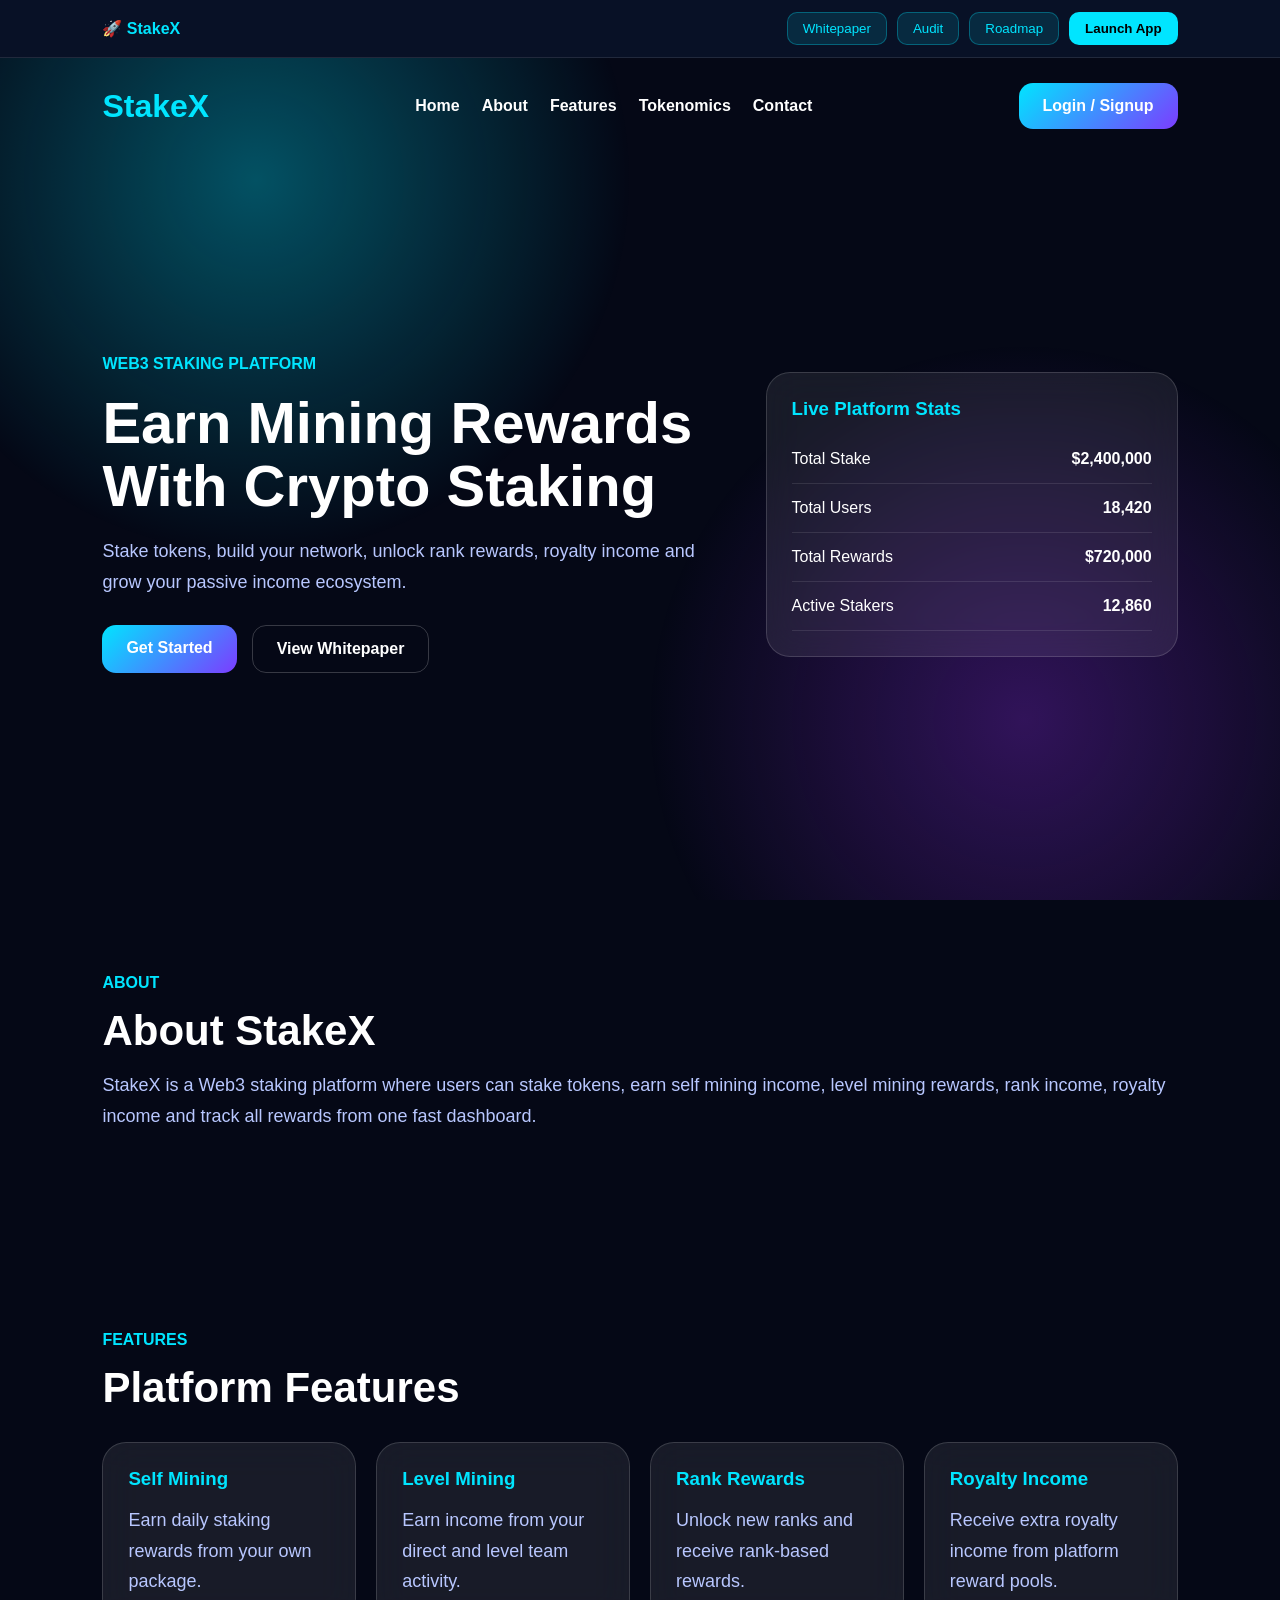
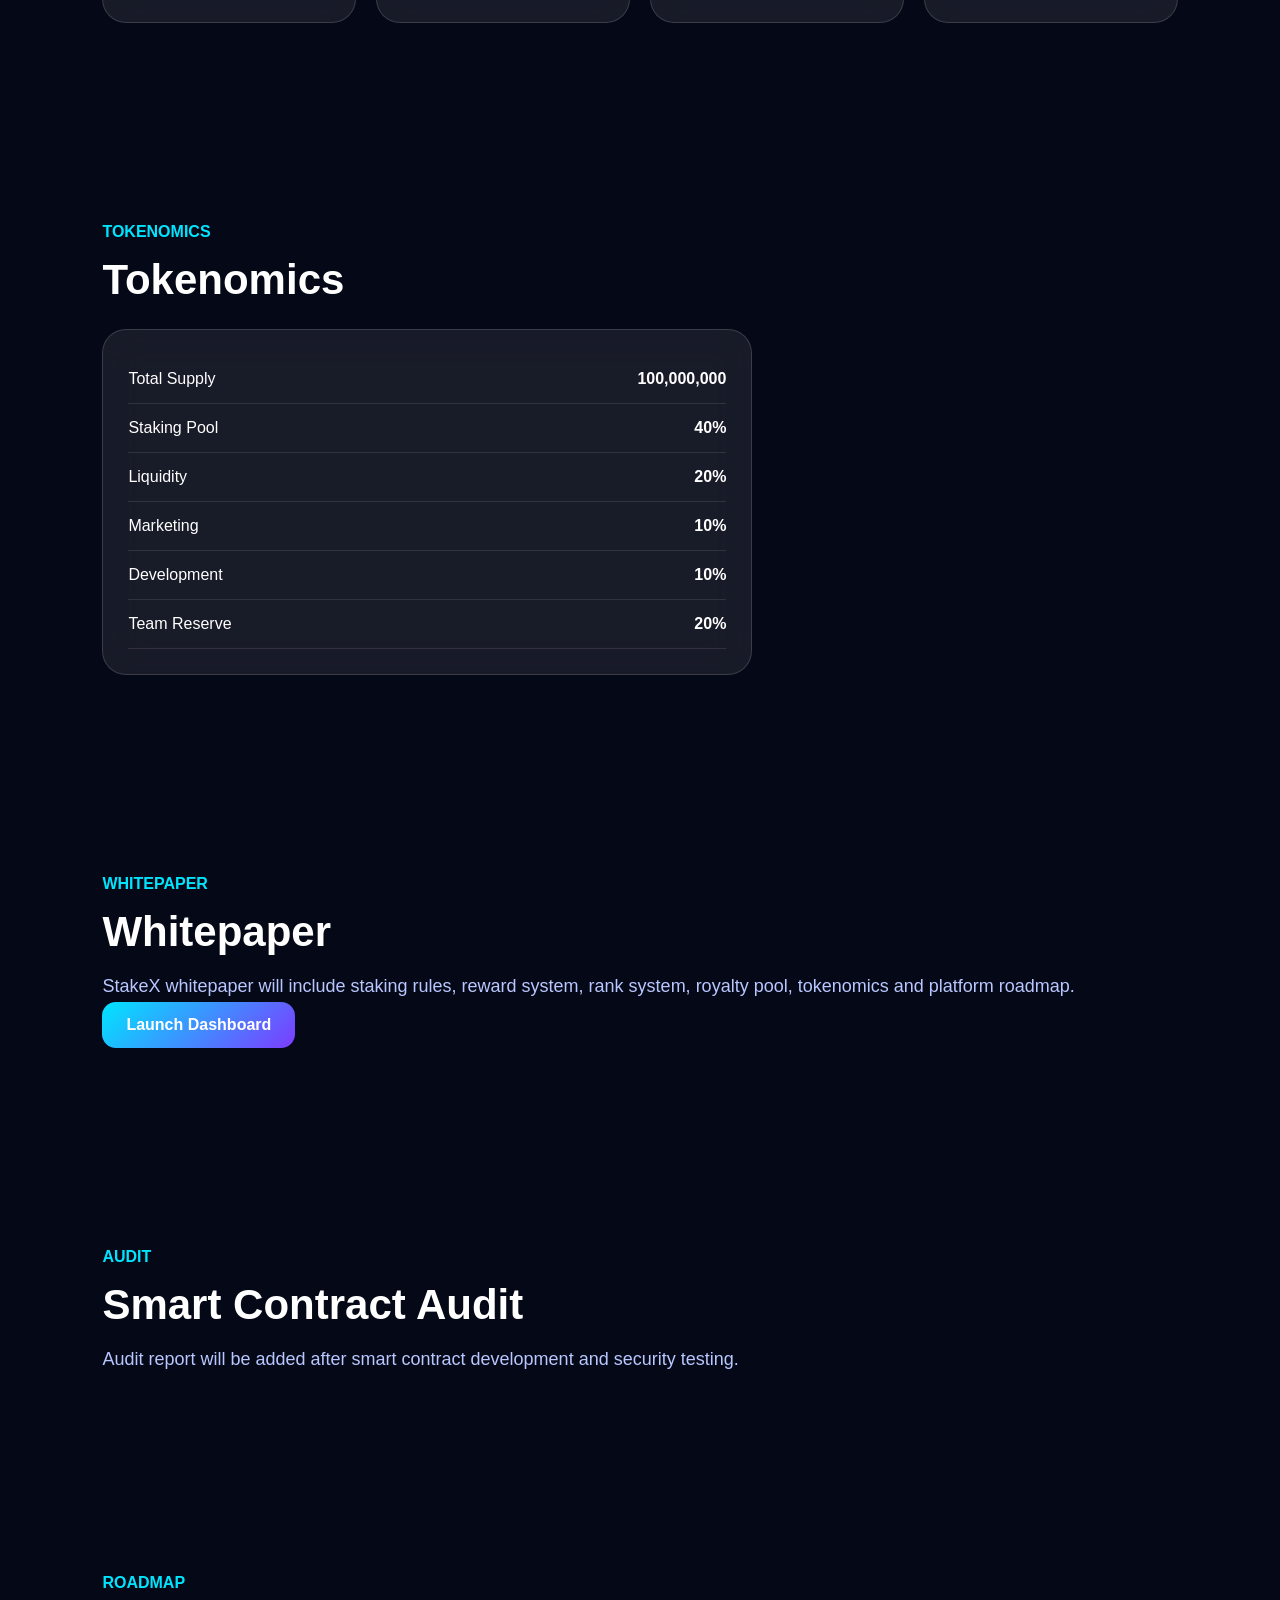
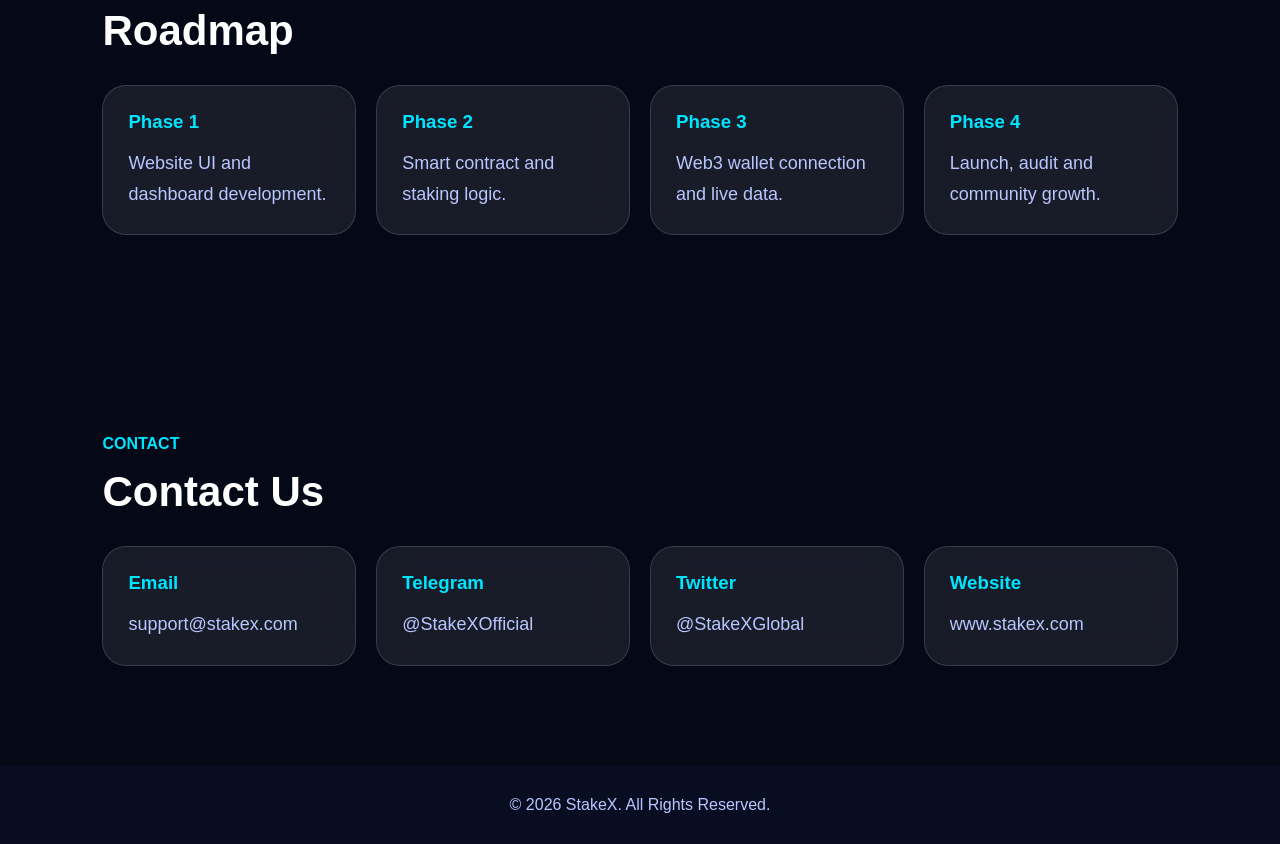
<file: index.html>
<!DOCTYPE html>
<html lang="en">
<head>
<meta charset="UTF-8">
<meta name="viewport" content="width=device-width, initial-scale=1.0">
<title>StakeX - Crypto Staking</title>
<link rel="stylesheet" href="style.css">
</head>

<body>

<div class="top-bar">
  <div class="top-text">🚀 StakeX</div>
  <div class="top-buttons">
    <a href="#whitepaper"><button class="top-btn">Whitepaper</button></a>
    <a href="#audit"><button class="top-btn">Audit</button></a>
    <a href="#roadmap"><button class="top-btn">Roadmap</button></a>
    <a href="login.html"><button class="top-btn launch-btn">Launch App</button></a>
  </div>
</div>

<header class="nav">
  <div class="logo">StakeX</div>

  <nav>
    <a href="#home">Home</a>
    <a href="#about">About</a>
    <a href="#features">Features</a>
    <a href="#tokenomics">Tokenomics</a>
    <a href="#contact">Contact</a>
  </nav>

  <a href="login.html" class="btn">Login / Signup</a>
</header>

<section class="hero" id="home">
  <div class="hero-left">
    <span class="tag">WEB3 STAKING PLATFORM</span>

    <h1>Earn Mining Rewards With Crypto Staking</h1>

    <p>
      Stake tokens, build your network, unlock rank rewards,
      royalty income and grow your passive income ecosystem.
    </p>

    <div class="hero-buttons">
      <a href="login.html" class="btn">Get Started</a>
      <a href="#whitepaper" class="btn-secondary">View Whitepaper</a>
    </div>
  </div>

  <div class="hero-right">
    <div class="stats-card">
      <h3>Live Platform Stats</h3>

      <div class="stat"><span>Total Stake</span><b>$2,400,000</b></div>
      <div class="stat"><span>Total Users</span><b>18,420</b></div>
      <div class="stat"><span>Total Rewards</span><b>$720,000</b></div>
      <div class="stat"><span>Active Stakers</span><b>12,860</b></div>
    </div>
  </div>
</section>

<section class="section" id="about">
  <span class="tag">ABOUT</span>
  <h2>About StakeX</h2>
  <p>
    StakeX is a Web3 staking platform where users can stake tokens,
    earn self mining income, level mining rewards, rank income,
    royalty income and track all rewards from one fast dashboard.
  </p>
</section>

<section class="section" id="features">
  <span class="tag">FEATURES</span>
  <h2>Platform Features</h2>

  <div class="feature-grid">
    <div class="feature-card">
      <h3>Self Mining</h3>
      <p>Earn daily staking rewards from your own package.</p>
    </div>

    <div class="feature-card">
      <h3>Level Mining</h3>
      <p>Earn income from your direct and level team activity.</p>
    </div>

    <div class="feature-card">
      <h3>Rank Rewards</h3>
      <p>Unlock new ranks and receive rank-based rewards.</p>
    </div>

    <div class="feature-card">
      <h3>Royalty Income</h3>
      <p>Receive extra royalty income from platform reward pools.</p>
    </div>
  </div>
</section>

<section class="section" id="tokenomics">
  <span class="tag">TOKENOMICS</span>
  <h2>Tokenomics</h2>

  <div class="stats-card token-box">
    <div class="stat"><span>Total Supply</span><b>100,000,000</b></div>
    <div class="stat"><span>Staking Pool</span><b>40%</b></div>
    <div class="stat"><span>Liquidity</span><b>20%</b></div>
    <div class="stat"><span>Marketing</span><b>10%</b></div>
    <div class="stat"><span>Development</span><b>10%</b></div>
    <div class="stat"><span>Team Reserve</span><b>20%</b></div>
  </div>
</section>

<section class="section" id="whitepaper">
  <span class="tag">WHITEPAPER</span>
  <h2>Whitepaper</h2>
  <p>
    StakeX whitepaper will include staking rules, reward system,
    rank system, royalty pool, tokenomics and platform roadmap.
  </p>
  <a href="login.html" class="btn">Launch Dashboard</a>
</section>

<section class="section" id="audit">
  <span class="tag">AUDIT</span>
  <h2>Smart Contract Audit</h2>
  <p>
    Audit report will be added after smart contract development
    and security testing.
  </p>
</section>

<section class="section" id="roadmap">
  <span class="tag">ROADMAP</span>
  <h2>Roadmap</h2>

  <div class="feature-grid">
    <div class="feature-card"><h3>Phase 1</h3><p>Website UI and dashboard development.</p></div>
    <div class="feature-card"><h3>Phase 2</h3><p>Smart contract and staking logic.</p></div>
    <div class="feature-card"><h3>Phase 3</h3><p>Web3 wallet connection and live data.</p></div>
    <div class="feature-card"><h3>Phase 4</h3><p>Launch, audit and community growth.</p></div>
  </div>
</section>

<section class="section" id="contact">
  <span class="tag">CONTACT</span>
  <h2>Contact Us</h2>

  <div class="feature-grid">
    <div class="feature-card"><h3>Email</h3><p>support@stakex.com</p></div>
    <div class="feature-card"><h3>Telegram</h3><p>@StakeXOfficial</p></div>
    <div class="feature-card"><h3>Twitter</h3><p>@StakeXGlobal</p></div>
    <div class="feature-card"><h3>Website</h3><p>www.stakex.com</p></div>
  </div>
</section>

<footer class="footer">
  <p>© 2026 StakeX. All Rights Reserved.</p>
</footer>

</body>
</html>
</file>
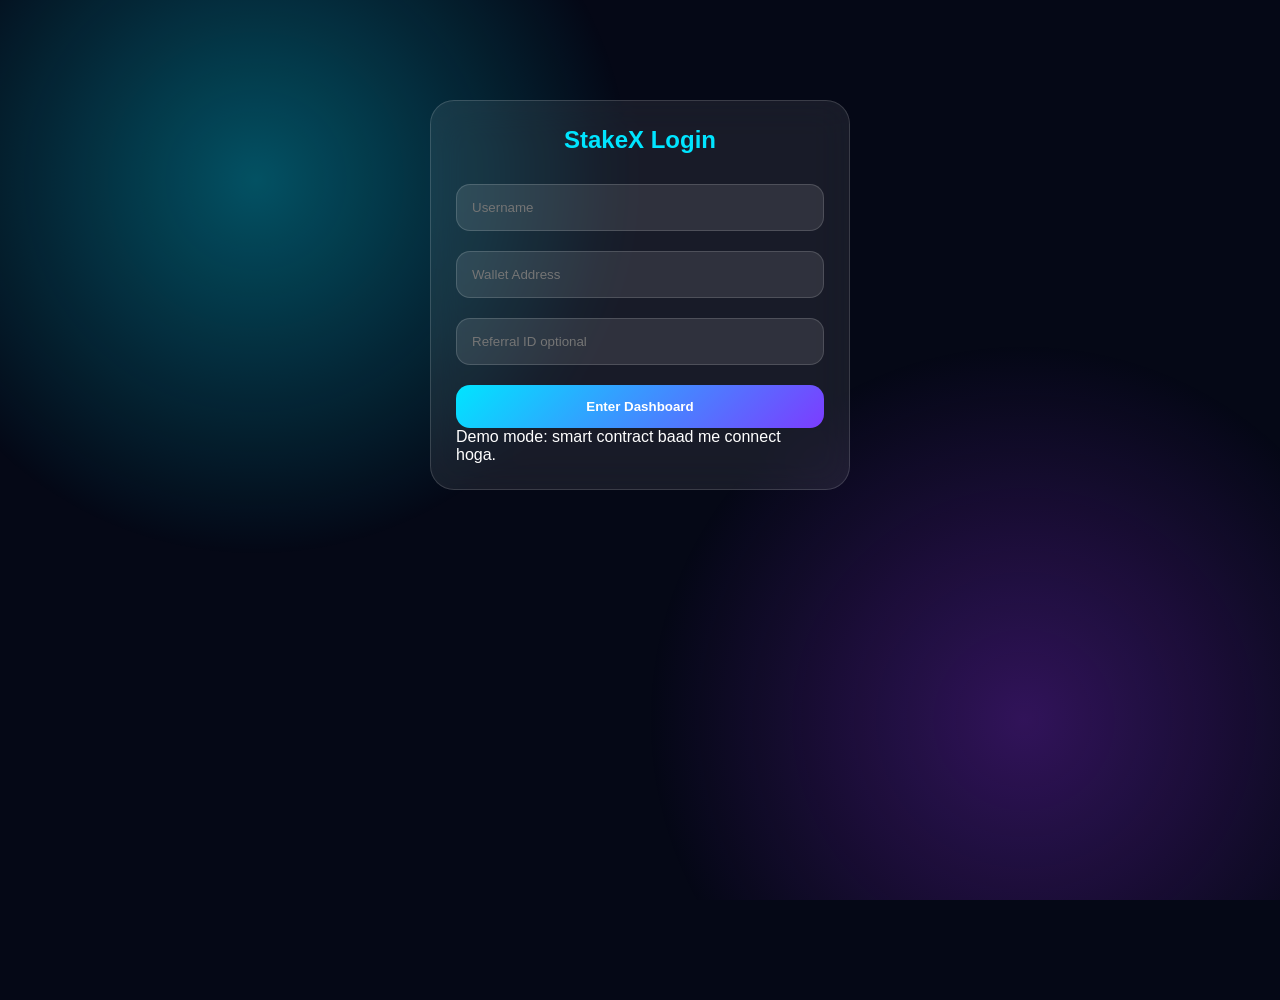
<file: dashboard.html>
<!DOCTYPE html>
<html>
<head>
  <title>Dashboard - StakeX</title>
  <link rel="stylesheet" href="style.css">
</head>
<body class="dash-body">

  <aside class="sidebar">
    <h2>StakeX</h2>
    <a class="active">Dashboard</a>
    <a>Stake</a>
    <a>Withdraw</a>
    <a>Team</a>
    <a>Rank Tree</a>
    <a>History</a>
    <a onclick="logout()">Logout</a>
  </aside>

  <main class="dashboard">
    <div class="topbar">
      <div>
        <h1>Dashboard</h1>
        <p id="userInfo">Loading...</p>
      </div>
      <span id="rankBadge">Rank</span>
    </div>

    <div class="cards">
      <div class="card"><p>Total Stake</p><h2 id="totalStake">$0</h2></div>
      <div class="card"><p>Total Withdrawal</p><h2 id="totalWithdrawal">$0</h2></div>
      <div class="card"><p>Total Business</p><h2 id="totalBusiness">$0</h2></div>
      <div class="card"><p>Total User</p><h2 id="totalUser">0</h2></div>
      <div class="card"><p>Self Mining</p><h2 id="selfMining">$0</h2></div>
      <div class="card"><p>Level Mining</p><h2 id="levelMining">$0</h2></div>
      <div class="card"><p>Rank Income</p><h2 id="rankIncome">$0</h2></div>
      <div class="card"><p>Extra Reward</p><h2 id="extraReward">$0</h2></div>
      <div class="card"><p>Reward Income</p><h2 id="rewardIncome">$0</h2></div>
      <div class="card"><p>Royalty</p><h2 id="royalty">$0</h2></div>
    </div>

    <section class="panel">
      <h2>Rank Tree</h2>
      <div class="tree">
        <div class="node main">You</div>
        <div class="tree-row">
          <div class="node">Level 1</div>
          <div class="node">Level 2</div>
          <div class="node">Level 3</div>
        </div>
      </div>
    </section>

    <section class="panel">
      <h2>All History</h2>
      <table>
        <thead>
          <tr>
            <th>Date</th>
            <th>Type</th>
            <th>Amount</th>
            <th>Status</th>
          </tr>
        </thead>
        <tbody id="historyTable"></tbody>
      </table>
    </section>
  </main>

  <script src="app.js"></script>
</body>
</html>
</file>
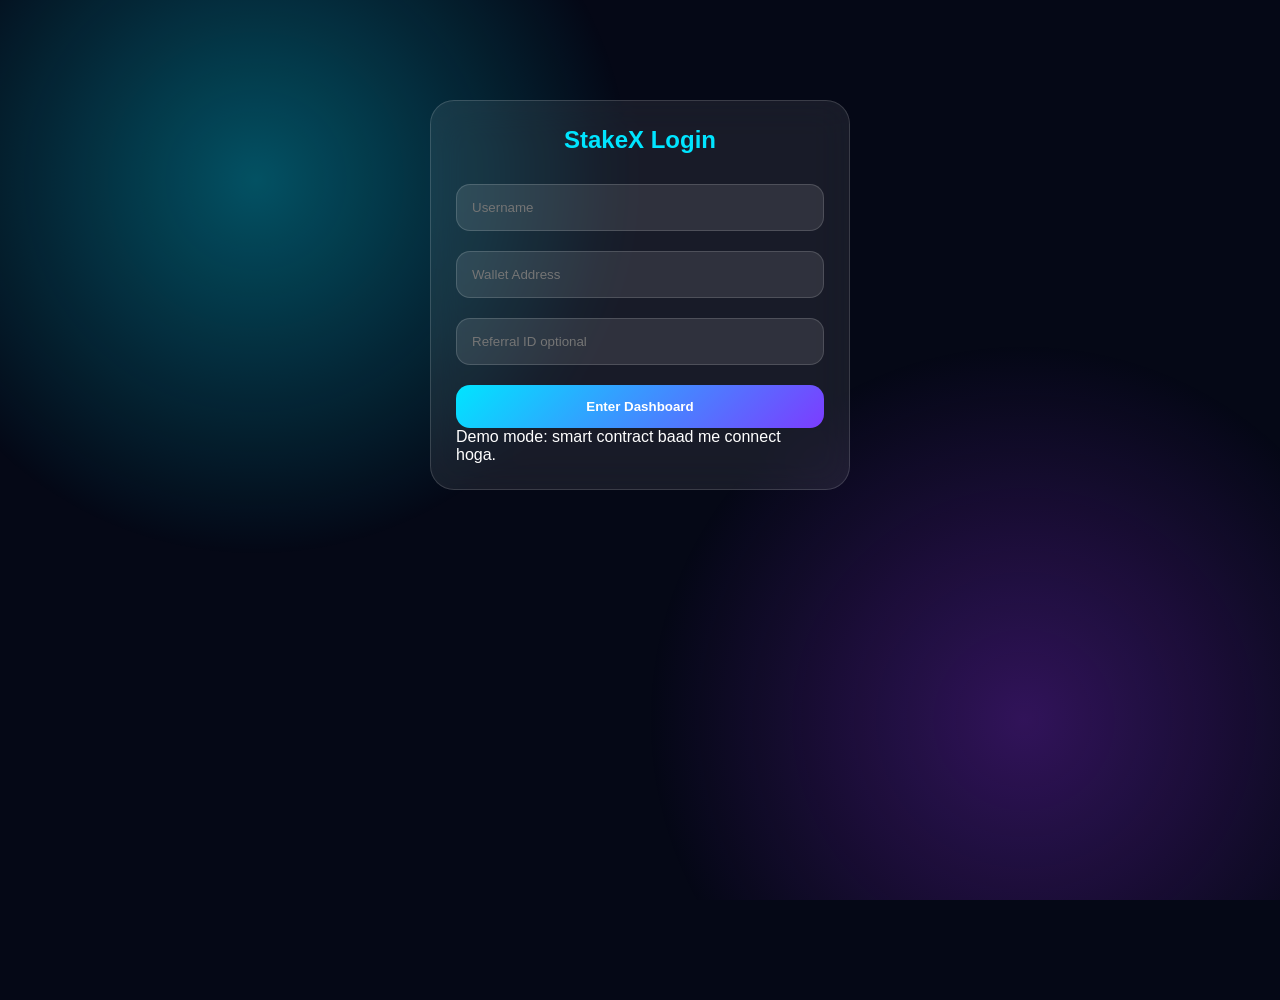
<file: login.html>
<!DOCTYPE html>
<html>
<head>
  <title>Login - StakeX</title>
  <link rel="stylesheet" href="style.css">
</head>
<body>
  <div class="login-box">
    <h2>StakeX Login</h2>

    <input id="username" placeholder="Username">
    <input id="wallet" placeholder="Wallet Address">
    <input id="referral" placeholder="Referral ID optional">

    <button onclick="loginUser()" class="btn full">Enter Dashboard</button>
    <p>Demo mode: smart contract baad me connect hoga.</p>
  </div>

  <script src="app.js"></script>
</body>
</html>
</file>
<file: style.css>
* {
  margin: 0;
  padding: 0;
  box-sizing: border-box;
  font-family: Arial, sans-serif;
}

html {
  scroll-behavior: smooth;
}

body {
  min-height: 100vh;
  background: #050816;
  color: white;
  overflow-x: hidden;
}

body::before {
  content: "";
  position: fixed;
  inset: 0;
  background:
    radial-gradient(circle at 20% 20%, #00e5ff55, transparent 30%),
    radial-gradient(circle at 80% 80%, #8a2be255, transparent 30%);
  z-index: -1;
}

.top-bar {
  padding: 12px 8%;
  background: #081126;
  display: flex;
  justify-content: space-between;
  align-items: center;
  border-bottom: 1px solid rgba(255,255,255,.1);
}

.top-text, .tag {
  color: #00e5ff;
  font-weight: bold;
}

.top-buttons {
  display: flex;
  gap: 10px;
  flex-wrap: wrap;
}

.top-btn {
  padding: 8px 15px;
  background: rgba(0,229,255,.12);
  border: 1px solid rgba(0,229,255,.3);
  color: #00e5ff;
  border-radius: 10px;
  cursor: pointer;
}

.launch-btn {
  background: #00e5ff;
  color: black;
  font-weight: bold;
}

.nav {
  padding: 25px 8%;
  display: flex;
  justify-content: space-between;
  align-items: center;
}

.logo, .nav h2 {
  color: #00e5ff;
  font-size: 32px;
  font-weight: 900;
}

.nav nav {
  display: flex;
  gap: 22px;
}

.nav nav a {
  color: white;
  text-decoration: none;
  font-weight: 600;
}

.nav nav a:hover {
  color: #00e5ff;
}

.btn {
  display: inline-block;
  border: none;
  text-decoration: none;
  background: linear-gradient(135deg, #00e5ff, #7c3cff);
  color: white;
  padding: 14px 24px;
  border-radius: 14px;
  font-weight: bold;
  cursor: pointer;
}

.hero {
  min-height: 80vh;
  padding: 70px 8%;
  display: grid;
  grid-template-columns: 1.2fr .8fr;
  gap: 45px;
  align-items: center;
}

.hero h1 {
  font-size: 58px;
  line-height: 1.1;
  margin: 18px 0;
}

.hero p,
.section p {
  color: #b8c7ff;
  font-size: 18px;
  line-height: 1.7;
}

.hero-buttons {
  margin-top: 28px;
  display: flex;
  gap: 15px;
  flex-wrap: wrap;
}

.btn-secondary {
  padding: 14px 24px;
  border: 1px solid rgba(255,255,255,.2);
  border-radius: 14px;
  color: white;
  text-decoration: none;
  font-weight: bold;
}

.box,
.stats-card,
.login-box,
.card,
.panel,
.feature-card {
  background: rgba(255,255,255,.08);
  border: 1px solid rgba(255,255,255,.15);
  border-radius: 24px;
  padding: 25px;
  backdrop-filter: blur(18px);
}

.stats-card h3,
.feature-card h3 {
  color: #00e5ff;
  margin-bottom: 15px;
}

.stat {
  display: flex;
  justify-content: space-between;
  padding: 15px 0;
  border-bottom: 1px solid rgba(255,255,255,.1);
}

.section {
  padding: 100px 8%;
}

.section h2 {
  font-size: 42px;
  margin: 15px 0;
}

.feature-grid {
  display: grid;
  grid-template-columns: repeat(4, 1fr);
  gap: 20px;
  margin-top: 30px;
}

.token-box {
  max-width: 650px;
  margin-top: 25px;
}

.footer {
  padding: 30px 8%;
  text-align: center;
  background: #080d22;
  color: #b8c7ff;
}

.login-box {
  max-width: 420px;
  margin: 100px auto;
}

.login-box h2 {
  text-align: center;
  color: #00e5ff;
  margin-bottom: 20px;
}

input {
  width: 100%;
  padding: 15px;
  margin: 10px 0;
  border-radius: 14px;
  border: 1px solid rgba(255,255,255,.15);
  background: rgba(255,255,255,.1);
  color: white;
  outline: none;
}

.full {
  width: 100%;
  margin-top: 10px;
}

.dash-body {
  display: flex;
}

.sidebar {
  width: 250px;
  min-height: 100vh;
  background: #080d22;
  padding: 25px;
  position: fixed;
  left: 0;
  top: 0;
}

.sidebar h2 {
  color: #00e5ff;
  margin-bottom: 25px;
}

.sidebar a {
  display: block;
  color: #b8c7ff;
  padding: 14px;
  margin: 8px 0;
  border-radius: 14px;
  cursor: pointer;
}

.sidebar a.active,
.sidebar a:hover {
  background: rgba(0,229,255,.18);
  color: white;
}

.dashboard {
  margin-left: 250px;
  padding: 30px;
  width: calc(100% - 250px);
}

.topbar {
  display: flex;
  justify-content: space-between;
  align-items: center;
}

#rankBadge {
  background: linear-gradient(135deg, #ffb703, #ff006e);
  padding: 14px 22px;
  border-radius: 20px;
  font-weight: bold;
}

.cards {
  display: grid;
  grid-template-columns: repeat(5, 1fr);
  gap: 18px;
  margin: 25px 0;
}

.card p {
  color: #b8c7ff;
}

.card h2 {
  color: #00e5ff;
  margin-top: 10px;
}

.panel {
  margin-top: 25px;
}

.tree {
  text-align: center;
}

.node {
  display: inline-block;
  padding: 14px 22px;
  margin: 10px;
  border-radius: 16px;
  background: rgba(0,229,255,.15);
  border: 1px solid rgba(0,229,255,.4);
}

.node.main {
  background: rgba(255,183,3,.2);
  border-color: #ffb703;
}

table {
  width: 100%;
  border-collapse: collapse;
}

th, td {
  padding: 15px;
  border-bottom: 1px solid rgba(255,255,255,.1);
  text-align: left;
}

th {
  color: #00e5ff;
}

@media(max-width: 900px) {
  .hero {
    grid-template-columns: 1fr;
  }

  .cards,
  .feature-grid {
    grid-template-columns: repeat(2, 1fr);
  }

  .nav {
    flex-direction: column;
    gap: 18px;
  }

  .nav nav {
    flex-wrap: wrap;
    justify-content: center;
  }

  .top-bar {
    flex-direction: column;
    gap: 12px;
  }
}

@media(max-width: 650px) {
  .dash-body {
    display: block;
  }

  .sidebar {
    position: relative;
    width: 100%;
    min-height: auto;
  }

  .dashboard {
    margin-left: 0;
    width: 100%;
  }

  .cards,
  .feature-grid {
    grid-template-columns: 1fr;
  }

  .hero h1 {
    font-size: 38px;
  }

  .section h2 {
    font-size: 32px;
  }
}
</file>
